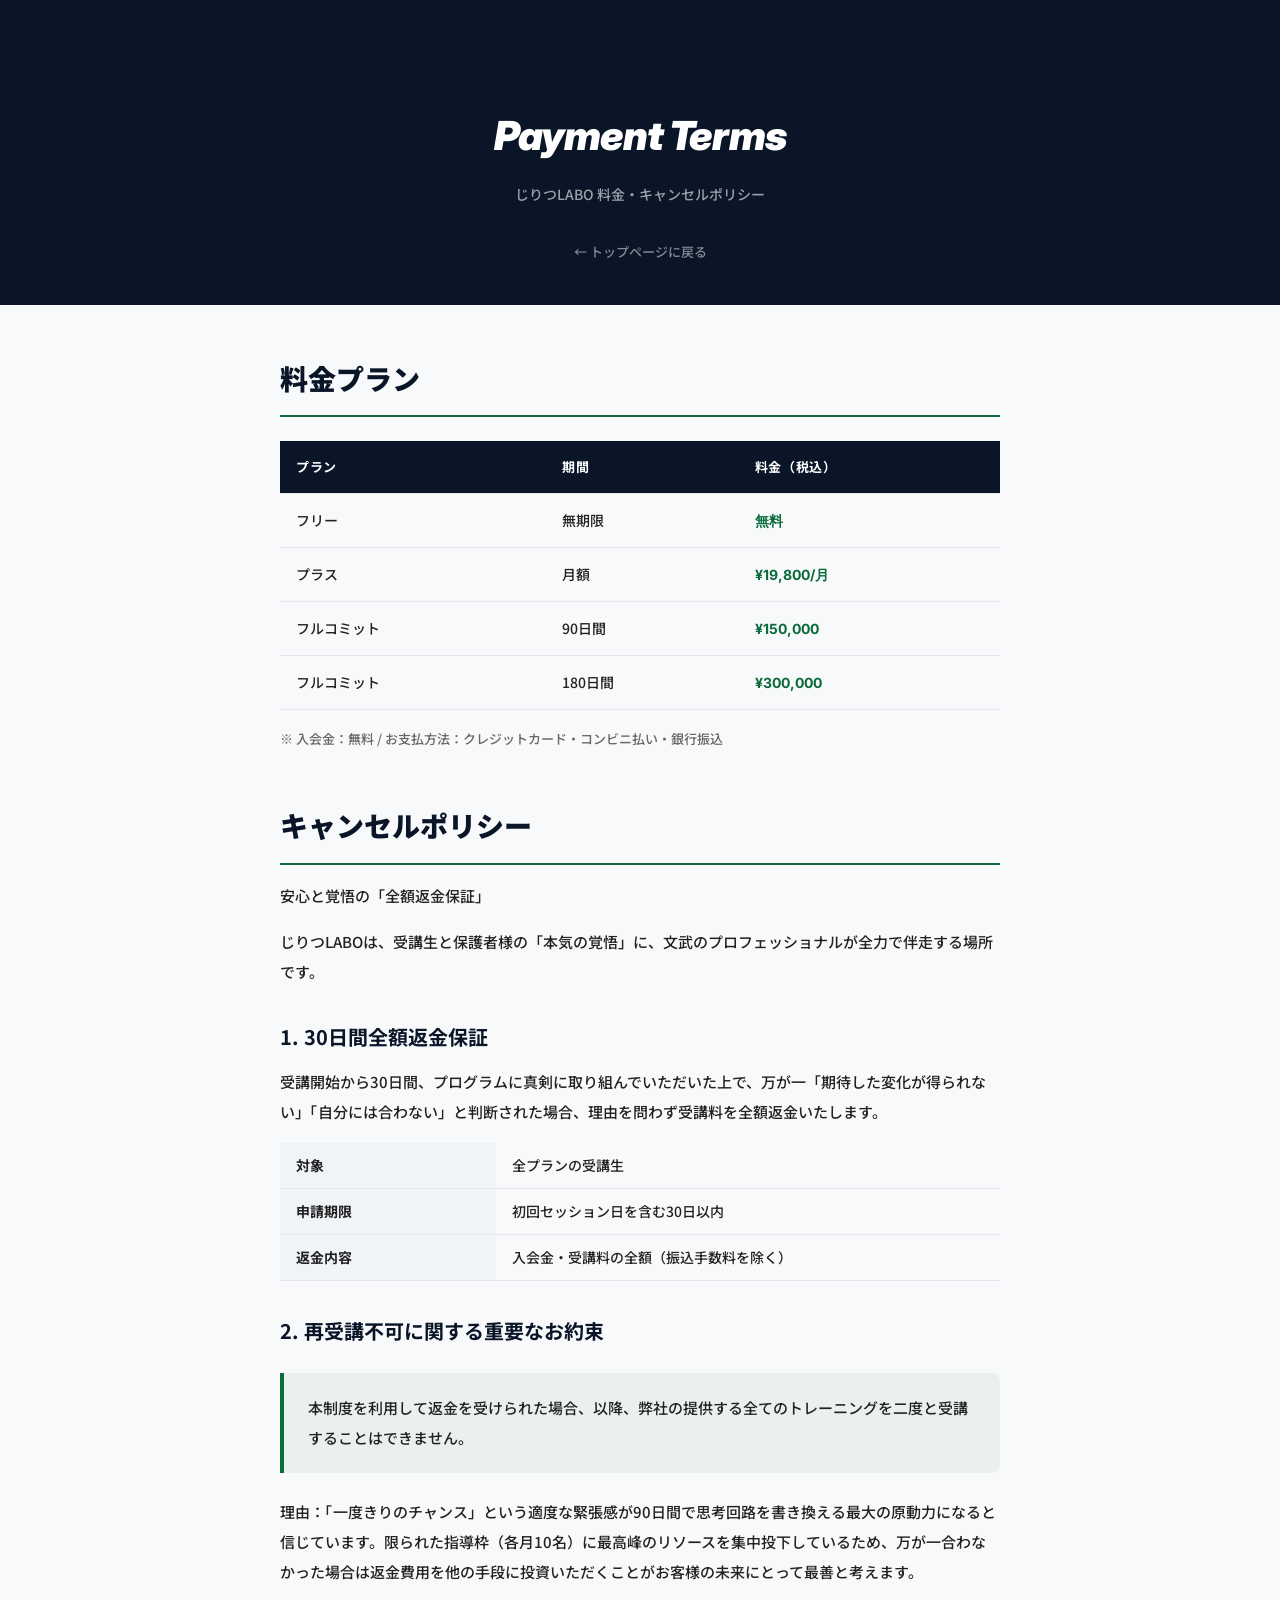
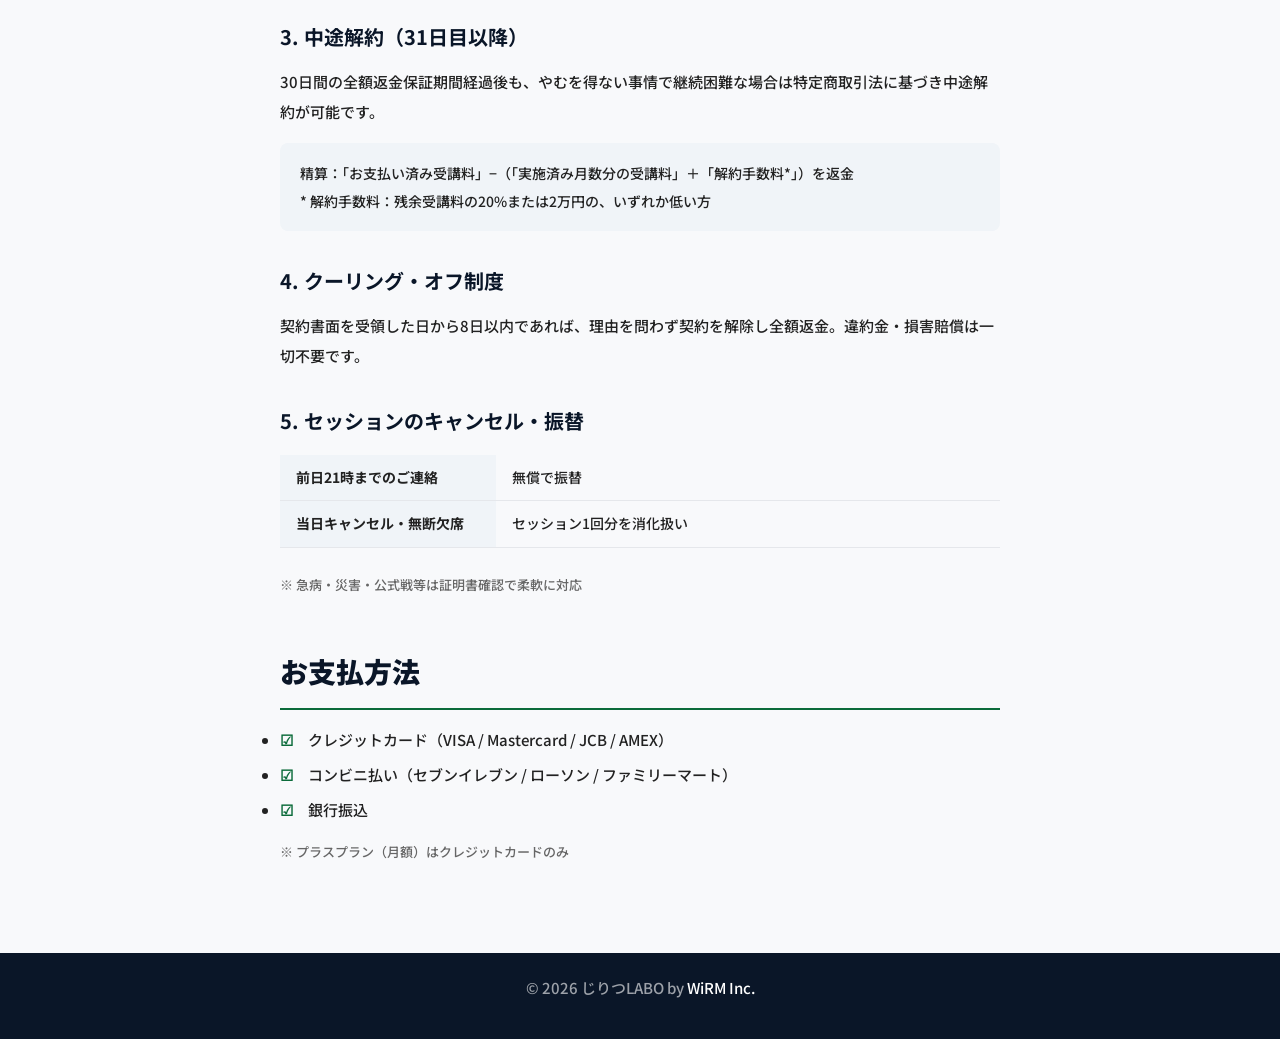
<file: cancel-policy.html>
<!DOCTYPE html>
<html lang="ja">
<head>
  <!-- Google tag (gtag.js) -->
  <script async src="https://www.googletagmanager.com/gtag/js?id=G-1Y5MR6VJP7"></script>
  <script>
    window.dataLayer = window.dataLayer || [];
    function gtag(){dataLayer.push(arguments);}
    gtag('js', new Date());
    gtag('config', 'G-1Y5MR6VJP7');
  </script>
  <meta charset="UTF-8">
  <meta name="viewport" content="width=device-width, initial-scale=1, viewport-fit=cover">
  <title>キャンセルポリシー | じりつLABO</title>
  <meta name="description" content="じりつLABOの料金プラン・キャンセルポリシー・お支払方法について。30日間全額返金保証あり。">
  <link rel="preconnect" href="https://fonts.googleapis.com">
  <link rel="preconnect" href="https://fonts.gstatic.com" crossorigin>
  <link href="https://fonts.googleapis.com/css2?family=Noto+Sans+JP:wght@400;500;700;900&family=Inter:ital,wght@0,400;0,700;0,900;1,700;1,900&display=swap" rel="stylesheet">
  <style>
    *,*::before,*::after{box-sizing:border-box;margin:0;padding:0}
    html{font-size:16px;-webkit-text-size-adjust:100%}
    body{font-family:'Noto Sans JP',sans-serif;font-weight:500;color:#222;background:#f8f9fb;line-height:1.8;-webkit-font-smoothing:antialiased}
    a{color:#0B6B3A;text-decoration:none}
    a:hover{text-decoration:underline}

    .page-header{background:#0a1628;color:#fff;padding:100px 0 40px;text-align:center}
    .page-header h1{font-family:'Inter',sans-serif;font-size:clamp(24px,4vw,40px);font-weight:900;font-style:italic;letter-spacing:-.02em}
    .page-header p{font-size:14px;color:rgba(255,255,255,.6);margin-top:8px}
    .page-back{display:inline-block;margin-top:16px;font-size:13px;color:rgba(255,255,255,.5);transition:color .3s}
    .page-back:hover{color:#7ee8a8;text-decoration:none}

    .content{max-width:800px;margin:0 auto;padding:48px clamp(16px,4vw,40px) 80px}

    h2{font-size:clamp(20px,3vw,28px);font-weight:900;color:#0a1628;margin:48px 0 16px;padding-bottom:12px;border-bottom:2px solid #0B6B3A}
    h2:first-of-type{margin-top:0}
    h3{font-size:clamp(16px,2vw,20px);font-weight:700;color:#0a1628;margin:32px 0 12px}
    p{margin-bottom:16px;font-size:15px;line-height:2}

    .plan-table{width:100%;border-collapse:collapse;margin:24px 0 16px;font-size:14px}
    .plan-table th,.plan-table td{padding:14px 16px;text-align:left;border-bottom:1px solid #e5e7eb}
    .plan-table thead th{background:#0a1628;color:#fff;font-weight:700;font-size:13px;letter-spacing:.05em}
    .plan-table tbody tr:hover{background:rgba(11,107,58,.04)}
    .plan-table td:last-child{font-family:'Inter',sans-serif;font-weight:700;color:#0B6B3A}

    .info-table{width:100%;border-collapse:collapse;margin:16px 0 24px;font-size:14px}
    .info-table th{padding:10px 16px;text-align:left;background:#f0f4f8;font-weight:700;width:30%;border-bottom:1px solid #e5e7eb}
    .info-table td{padding:10px 16px;border-bottom:1px solid #e5e7eb}

    .note{font-size:13px;color:#666;padding-left:1em;text-indent:-1em;margin-bottom:8px}
    .note::before{content:"※ "}

    .highlight{background:rgba(11,107,58,.06);border-left:4px solid #0B6B3A;padding:20px 24px;margin:24px 0;border-radius:0 8px 8px 0}
    .highlight p{margin-bottom:8px}
    .highlight p:last-child{margin-bottom:0}

    .payment-methods{display:flex;flex-direction:column;gap:8px;margin:16px 0}
    .payment-methods li{font-size:15px;padding-left:28px;position:relative}
    .payment-methods li::before{content:"☑";position:absolute;left:0;color:#0B6B3A;font-weight:700}

    .formula{background:#f0f4f8;padding:16px 20px;border-radius:8px;font-size:14px;margin:16px 0;line-height:2}

    .footer-mini{background:#0a1628;color:rgba(255,255,255,.6);text-align:center;padding:20px;font-size:12px}
    .footer-mini a{color:#fff}

    @media(max-width:600px){
      .plan-table{font-size:12px}
      .plan-table th,.plan-table td{padding:10px 8px}
      .info-table th{width:35%}
    }
  </style>
</head>
<body>

<header class="page-header">
  <h1>Payment Terms</h1>
  <p>じりつLABO 料金・キャンセルポリシー</p>
  <a href="index.html" class="page-back">&larr; トップページに戻る</a>
</header>

<div class="content">

  <h2>料金プラン</h2>
  <table class="plan-table">
    <thead>
      <tr>
        <th>プラン</th>
        <th>期間</th>
        <th>料金（税込）</th>
      </tr>
    </thead>
    <tbody>
      <tr>
        <td>フリー</td>
        <td>無期限</td>
        <td>無料</td>
      </tr>
      <tr>
        <td>プラス</td>
        <td>月額</td>
        <td>¥19,800/月</td>
      </tr>
      <tr>
        <td>フルコミット</td>
        <td>90日間</td>
        <td>¥150,000</td>
      </tr>
      <tr>
        <td>フルコミット</td>
        <td>180日間</td>
        <td>¥300,000</td>
      </tr>
    </tbody>
  </table>
  <p class="note">入会金：無料 / お支払方法：クレジットカード・コンビニ払い・銀行振込</p>

  <h2>キャンセルポリシー</h2>
  <p>安心と覚悟の「全額返金保証」</p>
  <p>じりつLABOは、受講生と保護者様の「本気の覚悟」に、文武のプロフェッショナルが全力で伴走する場所です。</p>

  <h3>1. 30日間全額返金保証</h3>
  <p>受講開始から30日間、プログラムに真剣に取り組んでいただいた上で、万が一「期待した変化が得られない」「自分には合わない」と判断された場合、理由を問わず受講料を全額返金いたします。</p>
  <table class="info-table">
    <tr>
      <th>対象</th>
      <td>全プランの受講生</td>
    </tr>
    <tr>
      <th>申請期限</th>
      <td>初回セッション日を含む30日以内</td>
    </tr>
    <tr>
      <th>返金内容</th>
      <td>入会金・受講料の全額（振込手数料を除く）</td>
    </tr>
  </table>

  <h3>2. 再受講不可に関する重要なお約束</h3>
  <div class="highlight">
    <p>本制度を利用して返金を受けられた場合、以降、弊社の提供する全てのトレーニングを二度と受講することはできません。</p>
  </div>
  <p>理由：「一度きりのチャンス」という適度な緊張感が90日間で思考回路を書き換える最大の原動力になると信じています。限られた指導枠（各月10名）に最高峰のリソースを集中投下しているため、万が一合わなかった場合は返金費用を他の手段に投資いただくことがお客様の未来にとって最善と考えます。</p>

  <h3>3. 中途解約（31日目以降）</h3>
  <p>30日間の全額返金保証期間経過後も、やむを得ない事情で継続困難な場合は特定商取引法に基づき中途解約が可能です。</p>
  <div class="formula">
    精算：「お支払い済み受講料」−（「実施済み月数分の受講料」＋「解約手数料*」）を返金<br>
    * 解約手数料：残余受講料の20%または2万円の、いずれか低い方
  </div>

  <h3>4. クーリング・オフ制度</h3>
  <p>契約書面を受領した日から8日以内であれば、理由を問わず契約を解除し全額返金。違約金・損害賠償は一切不要です。</p>

  <h3>5. セッションのキャンセル・振替</h3>
  <table class="info-table">
    <tr>
      <th>前日21時までのご連絡</th>
      <td>無償で振替</td>
    </tr>
    <tr>
      <th>当日キャンセル・無断欠席</th>
      <td>セッション1回分を消化扱い</td>
    </tr>
  </table>
  <p class="note">急病・災害・公式戦等は証明書確認で柔軟に対応</p>

  <h2>お支払方法</h2>
  <ul class="payment-methods">
    <li>クレジットカード（VISA / Mastercard / JCB / AMEX）</li>
    <li>コンビニ払い（セブンイレブン / ローソン / ファミリーマート）</li>
    <li>銀行振込</li>
  </ul>
  <p class="note">プラスプラン（月額）はクレジットカードのみ</p>

</div>

<footer class="footer-mini">
  <p>&copy; 2026 じりつLABO by <a href="https://company.wirm-co-jp.com/" target="_blank" rel="noopener noreferrer">WiRM Inc.</a></p>
</footer>

</body>
</html>
</file>
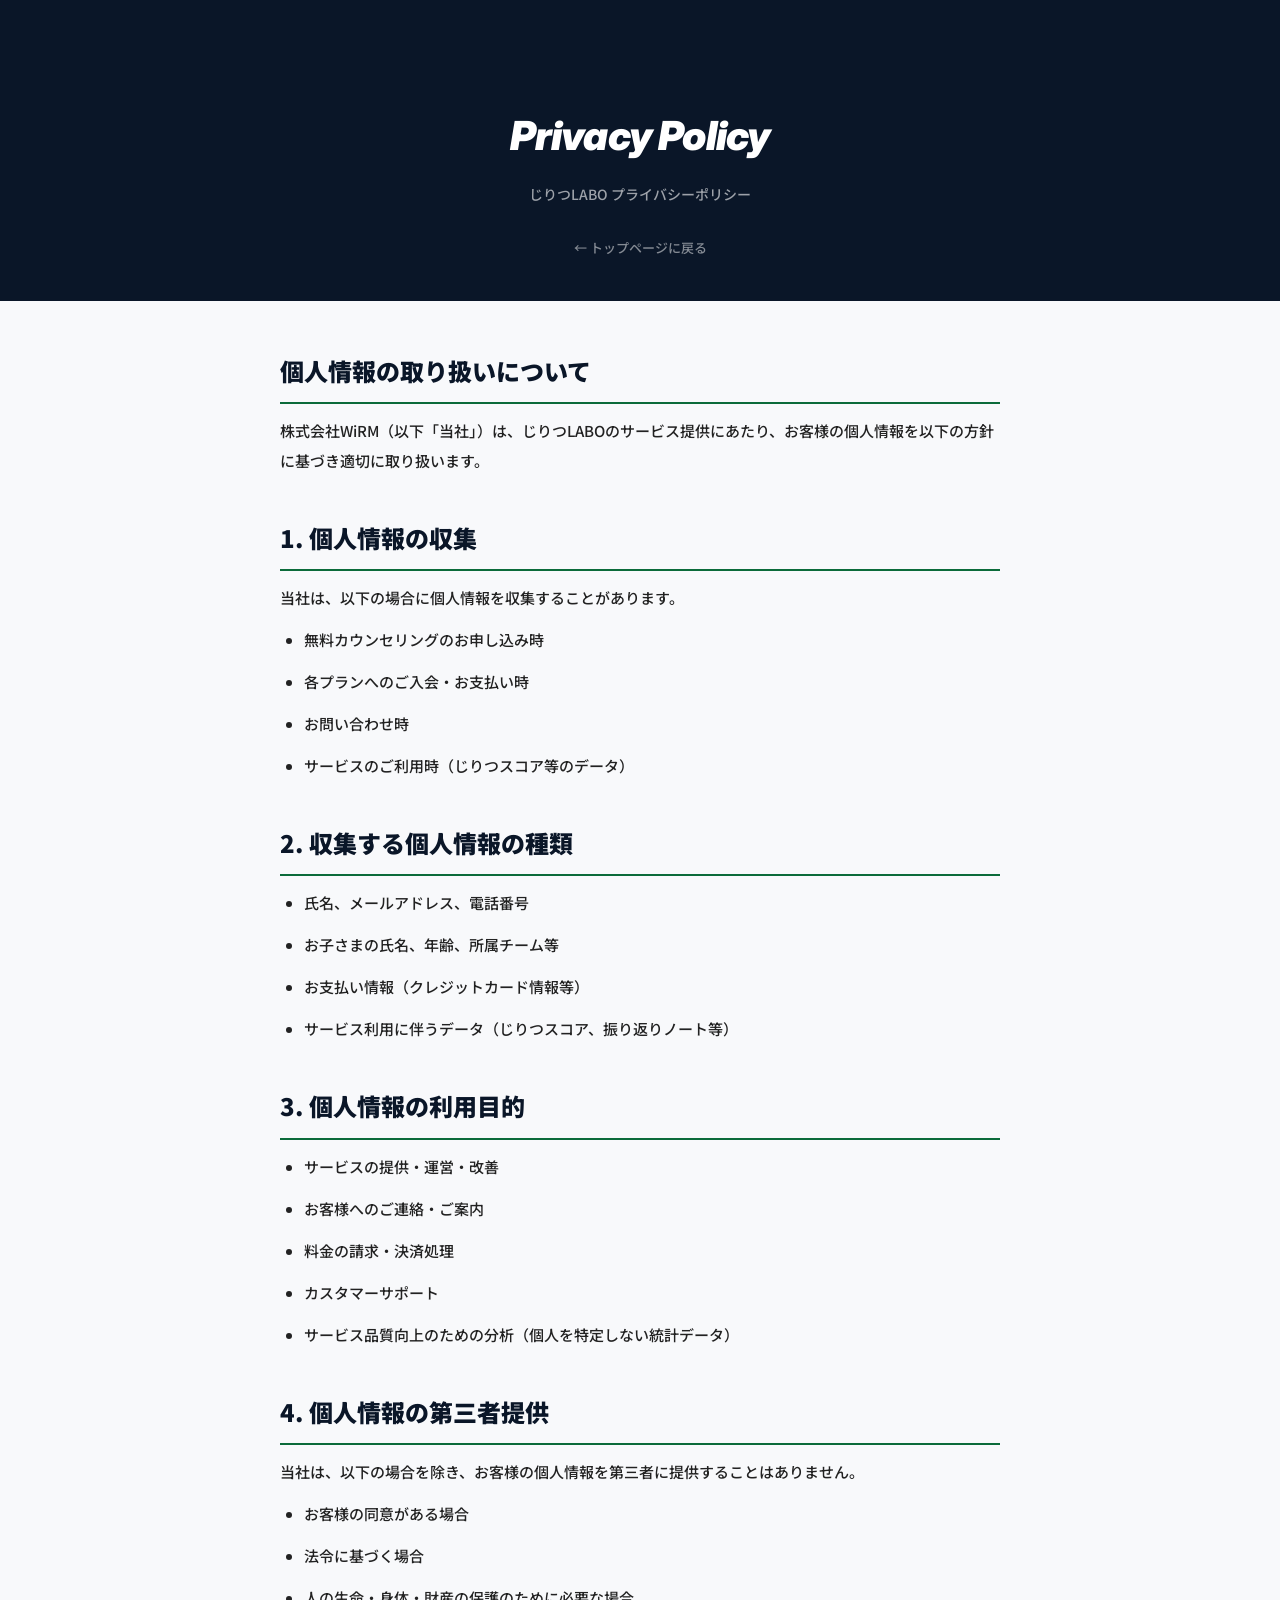
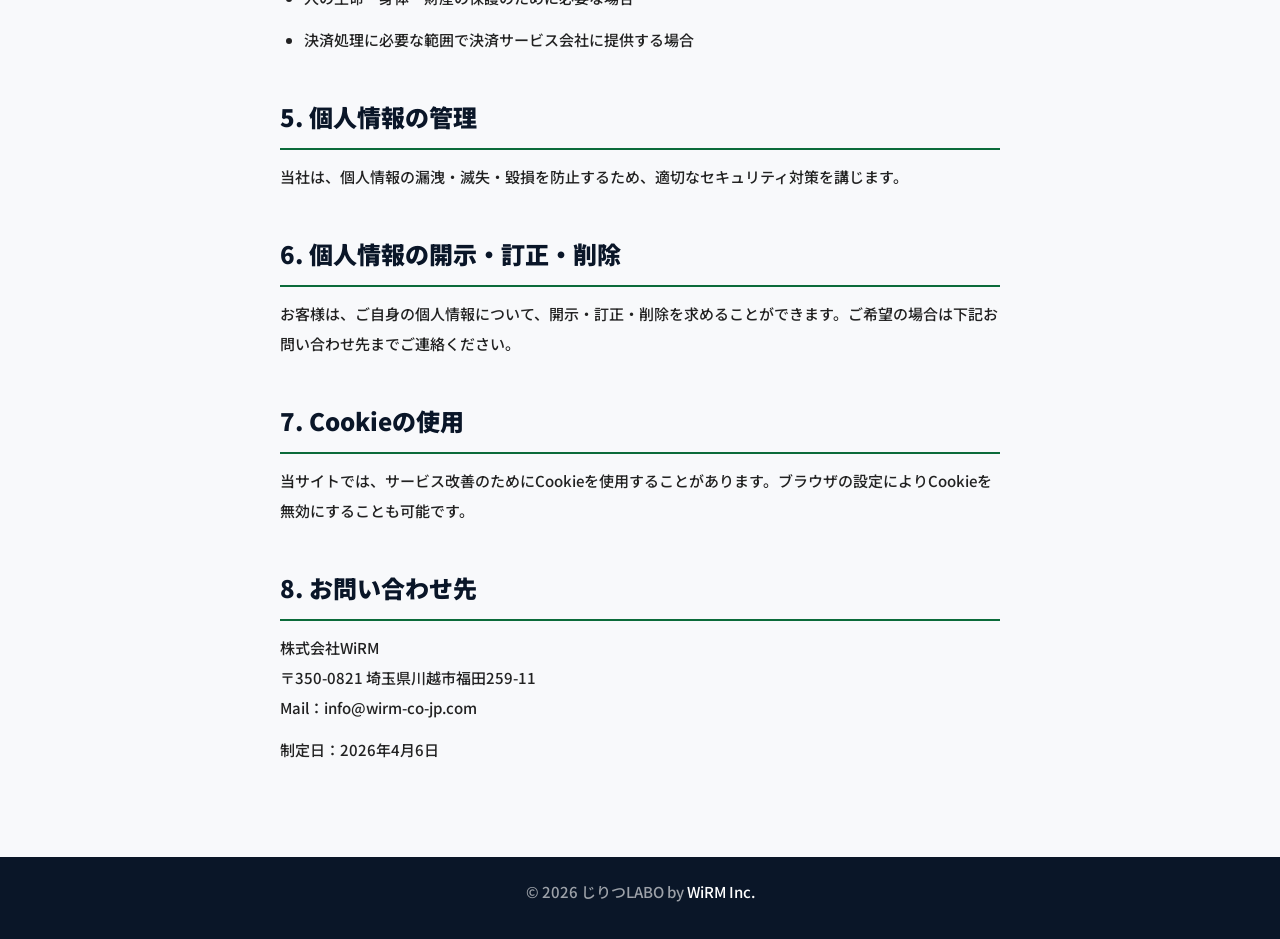
<file: privacy-policy.html>
<!DOCTYPE html>
<html lang="ja">
<head>
  <!-- Google tag (gtag.js) -->
  <script async src="https://www.googletagmanager.com/gtag/js?id=G-1Y5MR6VJP7"></script>
  <script>
    window.dataLayer = window.dataLayer || [];
    function gtag(){dataLayer.push(arguments);}
    gtag('js', new Date());
    gtag('config', 'G-1Y5MR6VJP7');
  </script>
  <meta charset="UTF-8">
  <meta name="viewport" content="width=device-width, initial-scale=1, viewport-fit=cover">
  <title>プライバシーポリシー | じりつLABO</title>
  <meta name="description" content="じりつLABOのプライバシーポリシー。個人情報の取り扱いについて。">
  <link rel="preconnect" href="https://fonts.googleapis.com">
  <link rel="preconnect" href="https://fonts.gstatic.com" crossorigin>
  <link href="https://fonts.googleapis.com/css2?family=Noto+Sans+JP:wght@400;500;700;900&family=Inter:ital,wght@0,400;0,700;0,900;1,700;1,900&display=swap" rel="stylesheet">
  <style>
    *,*::before,*::after{box-sizing:border-box;margin:0;padding:0}
    html{font-size:16px}
    body{font-family:'Noto Sans JP',sans-serif;font-weight:500;color:#222;background:#f8f9fb;line-height:1.8;-webkit-font-smoothing:antialiased}
    a{color:#0B6B3A;text-decoration:none}a:hover{text-decoration:underline}
    .page-header{background:#0a1628;color:#fff;padding:100px 0 40px;text-align:center}
    .page-header h1{font-family:'Inter',sans-serif;font-size:clamp(24px,4vw,40px);font-weight:900;font-style:italic;letter-spacing:-.02em}
    .page-header p{font-size:14px;color:rgba(255,255,255,.6);margin-top:8px}
    .page-back{display:inline-block;margin-top:16px;font-size:13px;color:rgba(255,255,255,.5);transition:color .3s}
    .page-back:hover{color:#7ee8a8;text-decoration:none}
    .content{max-width:800px;margin:0 auto;padding:48px clamp(16px,4vw,40px) 80px}
    h2{font-size:clamp(18px,2.5vw,24px);font-weight:900;color:#0a1628;margin:40px 0 12px;padding-bottom:10px;border-bottom:2px solid #0B6B3A}
    h2:first-of-type{margin-top:0}
    p,li{font-size:15px;line-height:2;margin-bottom:12px}
    ul{padding-left:1.5em;margin-bottom:16px}
    li{list-style:disc}
    .footer-mini{background:#0a1628;color:rgba(255,255,255,.6);text-align:center;padding:20px;font-size:12px}
    .footer-mini a{color:#fff}
  </style>
</head>
<body>

<header class="page-header">
  <h1>Privacy Policy</h1>
  <p>じりつLABO プライバシーポリシー</p>
  <a href="index.html" class="page-back">&larr; トップページに戻る</a>
</header>

<div class="content">

  <h2>個人情報の取り扱いについて</h2>
  <p>株式会社WiRM（以下「当社」）は、じりつLABOのサービス提供にあたり、お客様の個人情報を以下の方針に基づき適切に取り扱います。</p>

  <h2>1. 個人情報の収集</h2>
  <p>当社は、以下の場合に個人情報を収集することがあります。</p>
  <ul>
    <li>無料カウンセリングのお申し込み時</li>
    <li>各プランへのご入会・お支払い時</li>
    <li>お問い合わせ時</li>
    <li>サービスのご利用時（じりつスコア等のデータ）</li>
  </ul>

  <h2>2. 収集する個人情報の種類</h2>
  <ul>
    <li>氏名、メールアドレス、電話番号</li>
    <li>お子さまの氏名、年齢、所属チーム等</li>
    <li>お支払い情報（クレジットカード情報等）</li>
    <li>サービス利用に伴うデータ（じりつスコア、振り返りノート等）</li>
  </ul>

  <h2>3. 個人情報の利用目的</h2>
  <ul>
    <li>サービスの提供・運営・改善</li>
    <li>お客様へのご連絡・ご案内</li>
    <li>料金の請求・決済処理</li>
    <li>カスタマーサポート</li>
    <li>サービス品質向上のための分析（個人を特定しない統計データ）</li>
  </ul>

  <h2>4. 個人情報の第三者提供</h2>
  <p>当社は、以下の場合を除き、お客様の個人情報を第三者に提供することはありません。</p>
  <ul>
    <li>お客様の同意がある場合</li>
    <li>法令に基づく場合</li>
    <li>人の生命・身体・財産の保護のために必要な場合</li>
    <li>決済処理に必要な範囲で決済サービス会社に提供する場合</li>
  </ul>

  <h2>5. 個人情報の管理</h2>
  <p>当社は、個人情報の漏洩・滅失・毀損を防止するため、適切なセキュリティ対策を講じます。</p>

  <h2>6. 個人情報の開示・訂正・削除</h2>
  <p>お客様は、ご自身の個人情報について、開示・訂正・削除を求めることができます。ご希望の場合は下記お問い合わせ先までご連絡ください。</p>

  <h2>7. Cookieの使用</h2>
  <p>当サイトでは、サービス改善のためにCookieを使用することがあります。ブラウザの設定によりCookieを無効にすることも可能です。</p>

  <h2>8. お問い合わせ先</h2>
  <p>株式会社WiRM<br>
  〒350-0821 埼玉県川越市福田259-11<br>
  Mail：info@wirm-co-jp.com</p>

  <p>制定日：2026年4月6日</p>

</div>

<footer class="footer-mini">
  <p>&copy; 2026 じりつLABO by <a href="https://company.wirm-co-jp.com/" target="_blank" rel="noopener noreferrer">WiRM Inc.</a></p>
</footer>

</body>
</html>
</file>
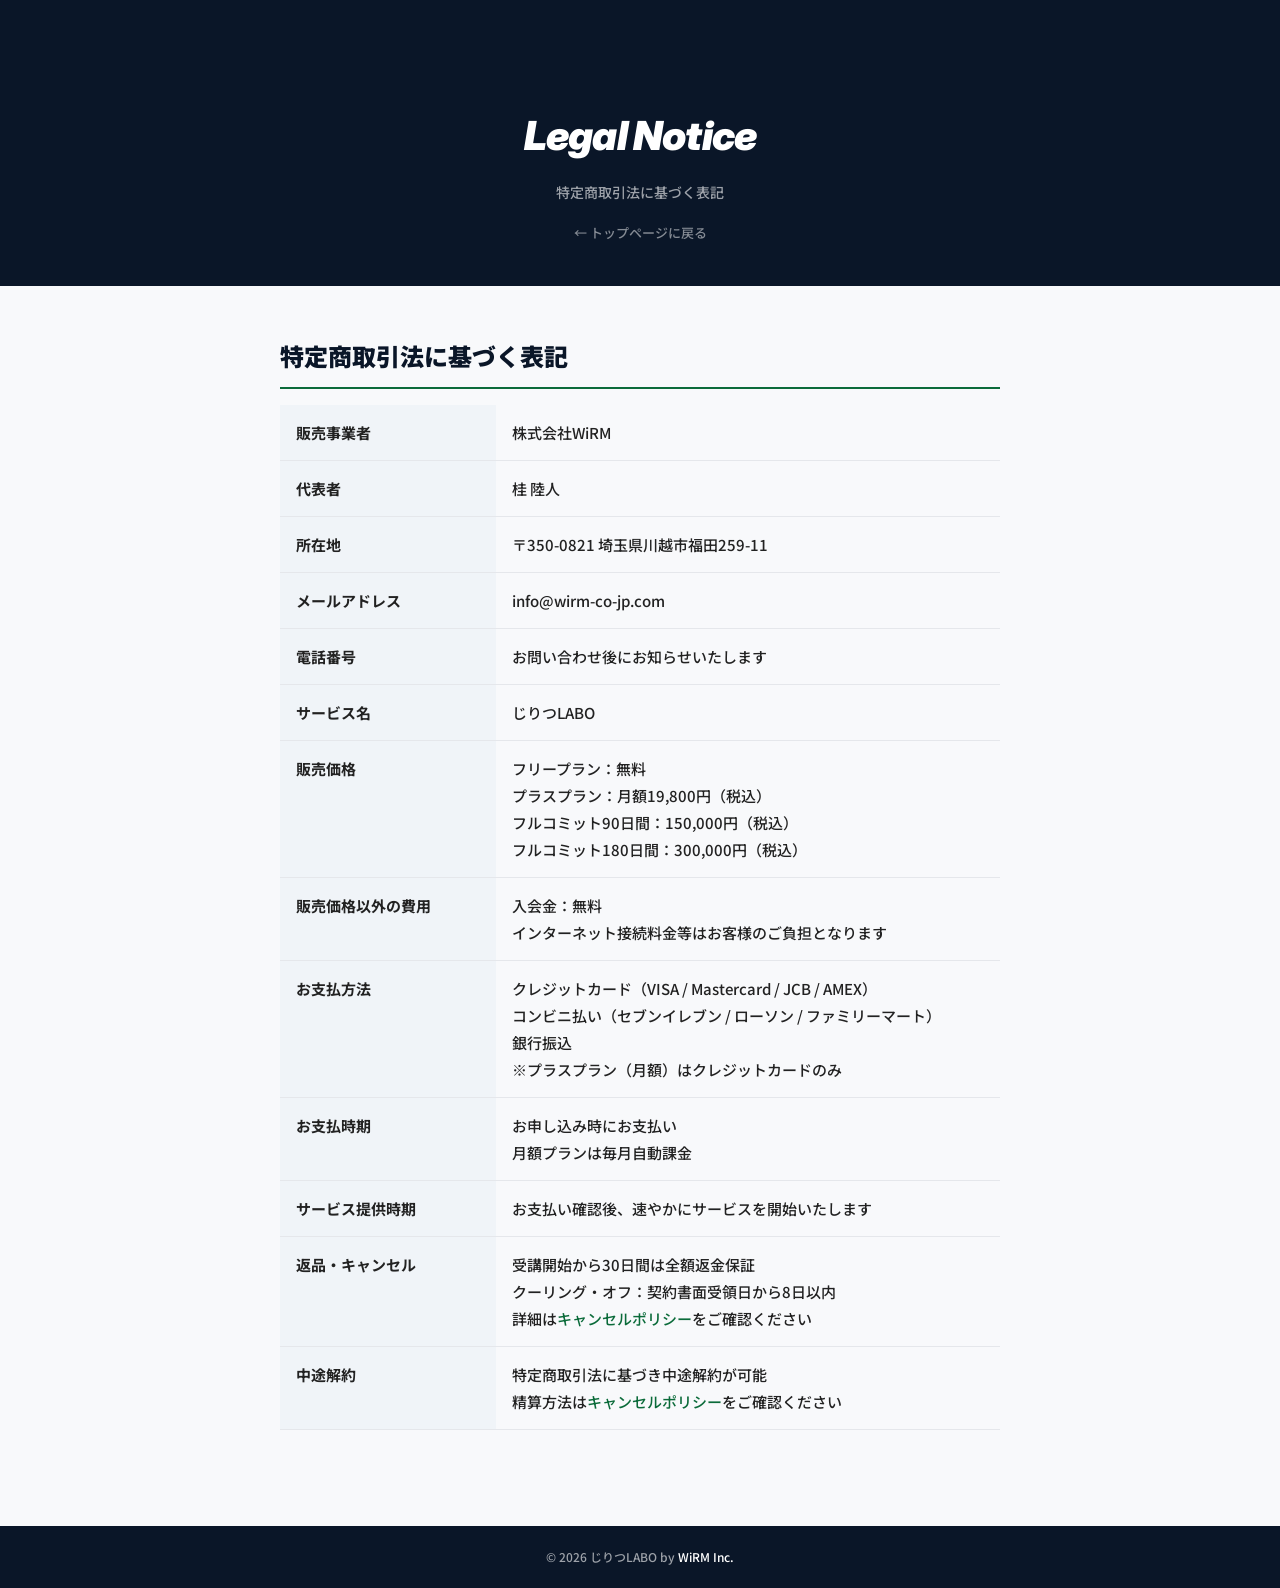
<file: tokushoho.html>
<!DOCTYPE html>
<html lang="ja">
<head>
  <!-- Google tag (gtag.js) -->
  <script async src="https://www.googletagmanager.com/gtag/js?id=G-1Y5MR6VJP7"></script>
  <script>
    window.dataLayer = window.dataLayer || [];
    function gtag(){dataLayer.push(arguments);}
    gtag('js', new Date());
    gtag('config', 'G-1Y5MR6VJP7');
  </script>
  <meta charset="UTF-8">
  <meta name="viewport" content="width=device-width, initial-scale=1, viewport-fit=cover">
  <title>特定商取引法に基づく表記 | じりつLABO</title>
  <meta name="description" content="じりつLABOの特定商取引法に基づく表記。">
  <link rel="preconnect" href="https://fonts.googleapis.com">
  <link rel="preconnect" href="https://fonts.gstatic.com" crossorigin>
  <link href="https://fonts.googleapis.com/css2?family=Noto+Sans+JP:wght@400;500;700;900&family=Inter:ital,wght@0,400;0,700;0,900;1,700;1,900&display=swap" rel="stylesheet">
  <style>
    *,*::before,*::after{box-sizing:border-box;margin:0;padding:0}
    html{font-size:16px}
    body{font-family:'Noto Sans JP',sans-serif;font-weight:500;color:#222;background:#f8f9fb;line-height:1.8;-webkit-font-smoothing:antialiased}
    a{color:#0B6B3A;text-decoration:none}a:hover{text-decoration:underline}
    .page-header{background:#0a1628;color:#fff;padding:100px 0 40px;text-align:center}
    .page-header h1{font-family:'Inter',sans-serif;font-size:clamp(24px,4vw,40px);font-weight:900;font-style:italic;letter-spacing:-.02em}
    .page-header p{font-size:14px;color:rgba(255,255,255,.6);margin-top:8px}
    .page-back{display:inline-block;margin-top:16px;font-size:13px;color:rgba(255,255,255,.5);transition:color .3s}
    .page-back:hover{color:#7ee8a8;text-decoration:none}
    .content{max-width:800px;margin:0 auto;padding:48px clamp(16px,4vw,40px) 80px}
    h2{font-size:clamp(18px,2.5vw,24px);font-weight:900;color:#0a1628;margin:40px 0 12px;padding-bottom:10px;border-bottom:2px solid #0B6B3A}
    h2:first-of-type{margin-top:0}
    table{width:100%;border-collapse:collapse;margin:16px 0}
    th,td{padding:14px 16px;text-align:left;border-bottom:1px solid #e5e7eb;font-size:15px;line-height:1.8}
    th{background:#f0f4f8;font-weight:700;width:30%;vertical-align:top}
    @media(max-width:600px){th{width:35%;font-size:13px}td{font-size:13px}}
    .footer-mini{background:#0a1628;color:rgba(255,255,255,.6);text-align:center;padding:20px;font-size:12px}
    .footer-mini a{color:#fff}
  </style>
</head>
<body>

<header class="page-header">
  <h1>Legal Notice</h1>
  <p>特定商取引法に基づく表記</p>
  <a href="index.html" class="page-back">&larr; トップページに戻る</a>
</header>

<div class="content">

  <h2>特定商取引法に基づく表記</h2>

  <table>
    <tr>
      <th>販売事業者</th>
      <td>株式会社WiRM</td>
    </tr>
    <tr>
      <th>代表者</th>
      <td>桂 陸人</td>
    </tr>
    <tr>
      <th>所在地</th>
      <td>〒350-0821 埼玉県川越市福田259-11</td>
    </tr>
    <tr>
      <th>メールアドレス</th>
      <td>info@wirm-co-jp.com</td>
    </tr>
    <tr>
      <th>電話番号</th>
      <td>お問い合わせ後にお知らせいたします</td>
    </tr>
    <tr>
      <th>サービス名</th>
      <td>じりつLABO</td>
    </tr>
    <tr>
      <th>販売価格</th>
      <td>フリープラン：無料<br>プラスプラン：月額19,800円（税込）<br>フルコミット90日間：150,000円（税込）<br>フルコミット180日間：300,000円（税込）</td>
    </tr>
    <tr>
      <th>販売価格以外の費用</th>
      <td>入会金：無料<br>インターネット接続料金等はお客様のご負担となります</td>
    </tr>
    <tr>
      <th>お支払方法</th>
      <td>クレジットカード（VISA / Mastercard / JCB / AMEX）<br>コンビニ払い（セブンイレブン / ローソン / ファミリーマート）<br>銀行振込<br>※プラスプラン（月額）はクレジットカードのみ</td>
    </tr>
    <tr>
      <th>お支払時期</th>
      <td>お申し込み時にお支払い<br>月額プランは毎月自動課金</td>
    </tr>
    <tr>
      <th>サービス提供時期</th>
      <td>お支払い確認後、速やかにサービスを開始いたします</td>
    </tr>
    <tr>
      <th>返品・キャンセル</th>
      <td>受講開始から30日間は全額返金保証<br>クーリング・オフ：契約書面受領日から8日以内<br>詳細は<a href="cancel-policy.html">キャンセルポリシー</a>をご確認ください</td>
    </tr>
    <tr>
      <th>中途解約</th>
      <td>特定商取引法に基づき中途解約が可能<br>精算方法は<a href="cancel-policy.html">キャンセルポリシー</a>をご確認ください</td>
    </tr>
  </table>

</div>

<footer class="footer-mini">
  <p>&copy; 2026 じりつLABO by <a href="https://company.wirm-co-jp.com/" target="_blank" rel="noopener noreferrer">WiRM Inc.</a></p>
</footer>

</body>
</html>
</file>
